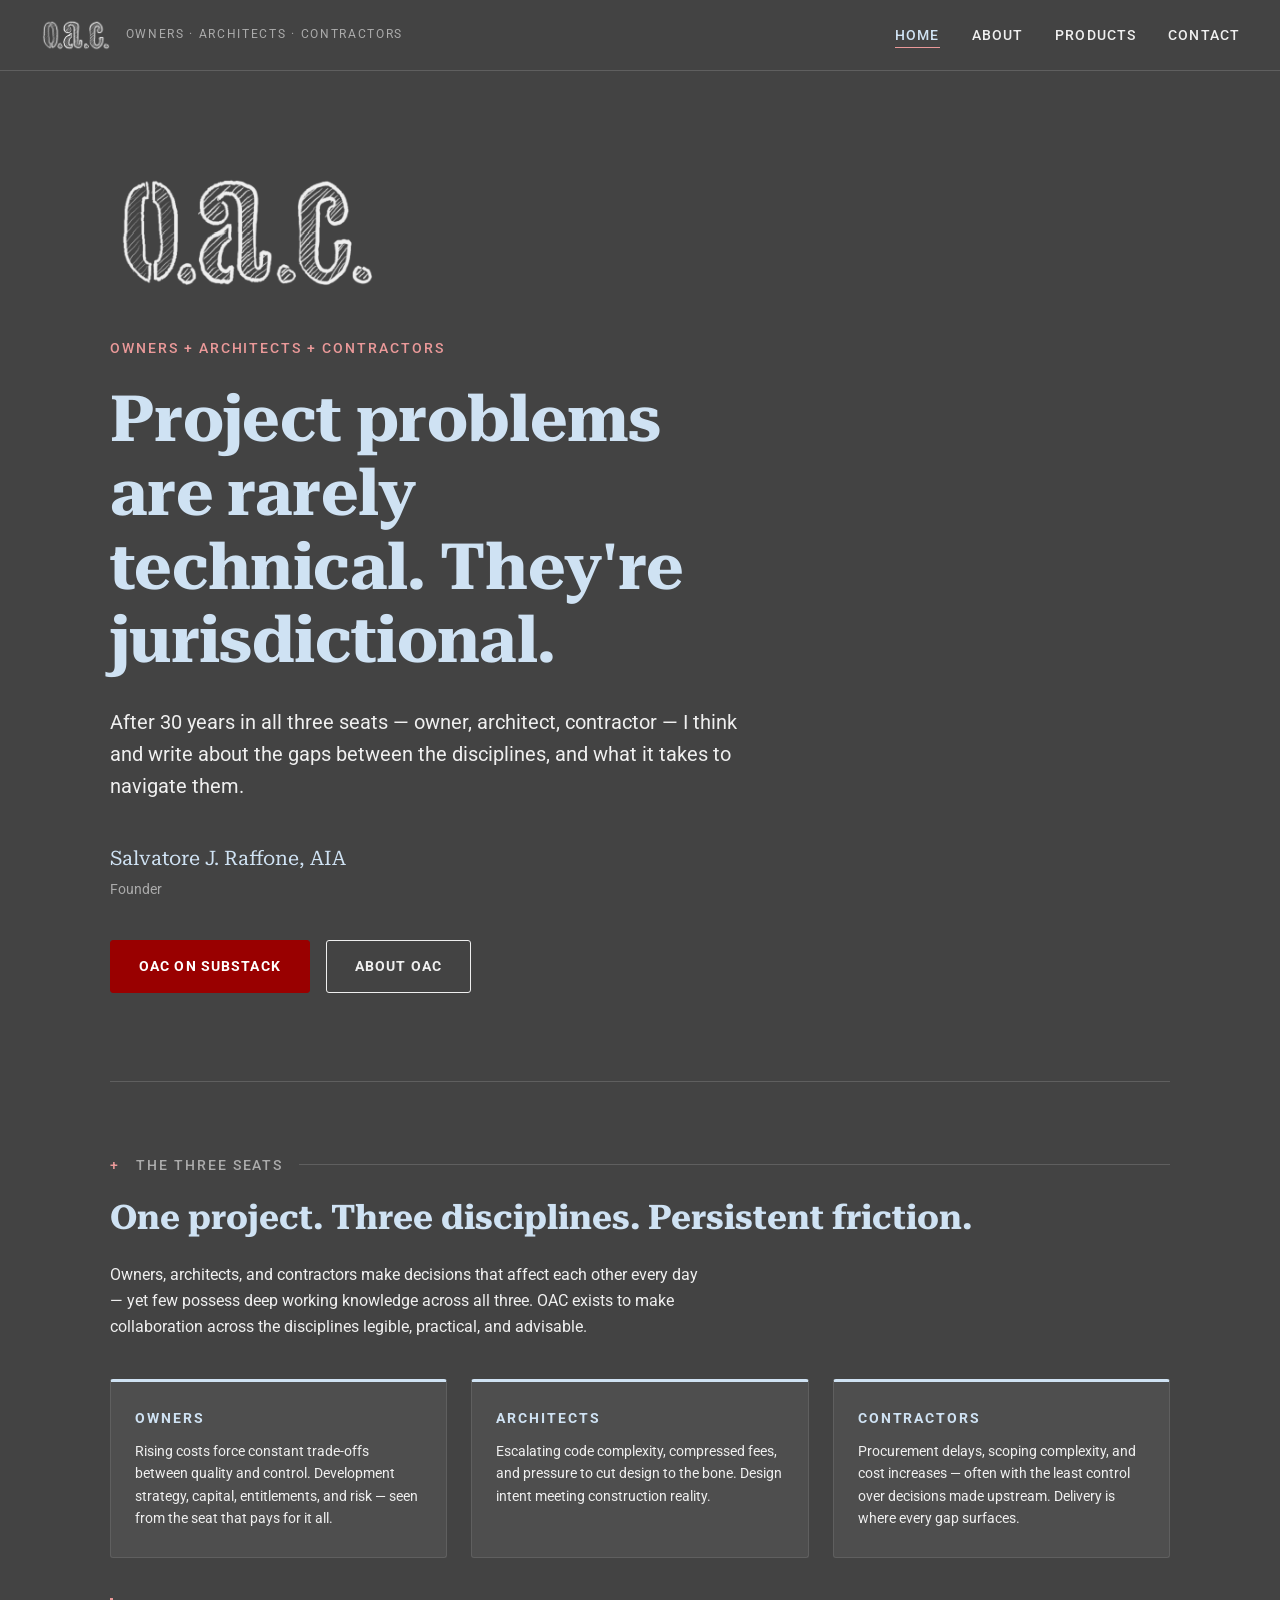
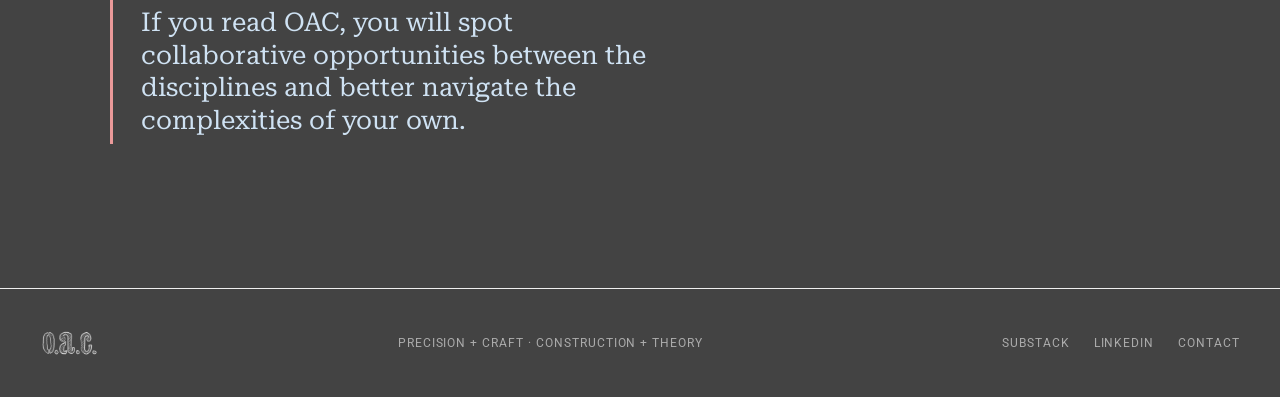
<file: index.html>
<!DOCTYPE html>
<html lang="en" data-theme="dark">
<head>
<meta charset="UTF-8">
<meta name="viewport" content="width=device-width, initial-scale=1.0">
<title>OAC — Owner · Architect · Contractor</title>
<link rel="icon" type="image/png" sizes="32x32" href="assets/icons/favicon-32.png">
<link rel="icon" type="image/png" sizes="16x16" href="assets/icons/favicon-16.png">
<link rel="apple-touch-icon" sizes="180x180" href="assets/icons/apple-touch-icon-180.png">
<link rel="manifest" href="site.webmanifest">
<meta name="theme-color" content="#434343">
<meta name="apple-mobile-web-app-capable" content="yes">
<meta name="apple-mobile-web-app-status-bar-style" content="black-translucent">
<meta name="apple-mobile-web-app-title" content="OAC">
<link rel="stylesheet" href="_ds/oac-design-system-d73471cf-1b62-492b-b263-cdf542d53467/styles.css">
<link rel="stylesheet" href="site.css">
</head>
<body>

<header class="site-nav">
  <a class="brand" href="index.html">
    <img src="assets/oac-logomark-white-transparent.png" alt="OAC">
    <span>Owners · Architects · Contractors</span>
  </a>
  <nav>
    <ul>
      <li><a href="index.html" aria-current="page">Home</a></li>
      <li><a href="about.html">About</a></li>
      <li><a href="products.html">Products</a></li>
      <li><a href="contact.html">Contact</a></li>
    </ul>
  </nav>
</header>

<main class="page">

  <section class="hero" data-screen-label="Home hero">
    <img class="mark" src="assets/oac-logomark-white-transparent.png" alt="OAC logomark">
    <p class="disciplines">Owners + Architects + Contractors</p>
    <h1>Project problems are rarely technical. They're jurisdictional.</h1>
    <p class="lede">After 30 years in all three seats — owner, architect, contractor — I think and write about the gaps between the disciplines, and what it takes to navigate them.</p>
    <p class="byline">Salvatore J. Raffone, AIA<small>Founder</small></p>
    <div class="btn-row">
      <a class="btn btn-primary" href="https://salvatoreraffone.substack.com/" target="_blank" rel="noopener">OAC on Substack</a>
      <a class="btn btn-secondary" href="about.html">About OAC</a>
    </div>
  </section>

  <section class="section" data-screen-label="Three seats">
    <p class="eyebrow"><span class="tick">+</span>The Three Seats</p>
    <h2>One project. Three disciplines. Persistent friction.</h2>
    <p class="body-copy">Owners, architects, and contractors make decisions that affect each other every day — yet few possess deep working knowledge across all three. OAC exists to make collaboration across the disciplines legible, practical, and advisable.</p>
    <div class="seat-grid">
      <article class="seat">
        <h3>Owners</h3>
        <p>Rising costs force constant trade-offs between quality and control. Development strategy, capital, entitlements, and risk — seen from the seat that pays for it all.</p>
      </article>
      <article class="seat">
        <h3>Architects</h3>
        <p>Escalating code complexity, compressed fees, and pressure to cut design to the bone. Design intent meeting construction reality.</p>
      </article>
      <article class="seat">
        <h3>Contractors</h3>
        <p>Procurement delays, scoping complexity, and cost increases — often with the least control over decisions made upstream. Delivery is where every gap surfaces.</p>
      </article>
    </div>
    <blockquote class="promise">
      <p>If you read OAC, you will spot collaborative opportunities between the disciplines and better navigate the complexities of your own.</p>
    </blockquote>
  </section>

</main>

<footer class="site-footer">
  <img src="assets/oac-logomark-white-transparent.png" alt="OAC">
  <p>Precision + Craft · Construction + Theory</p>
  <nav>
    <a href="https://salvatoreraffone.substack.com/" target="_blank" rel="noopener">Substack</a>
    <a href="https://www.linkedin.com/in/salvatore-j-raffone-aia-b1a85b1/" target="_blank" rel="noopener">LinkedIn</a>
    <a href="contact.html">Contact</a>
  </nav>
</footer>

</body>
</html>
</file>
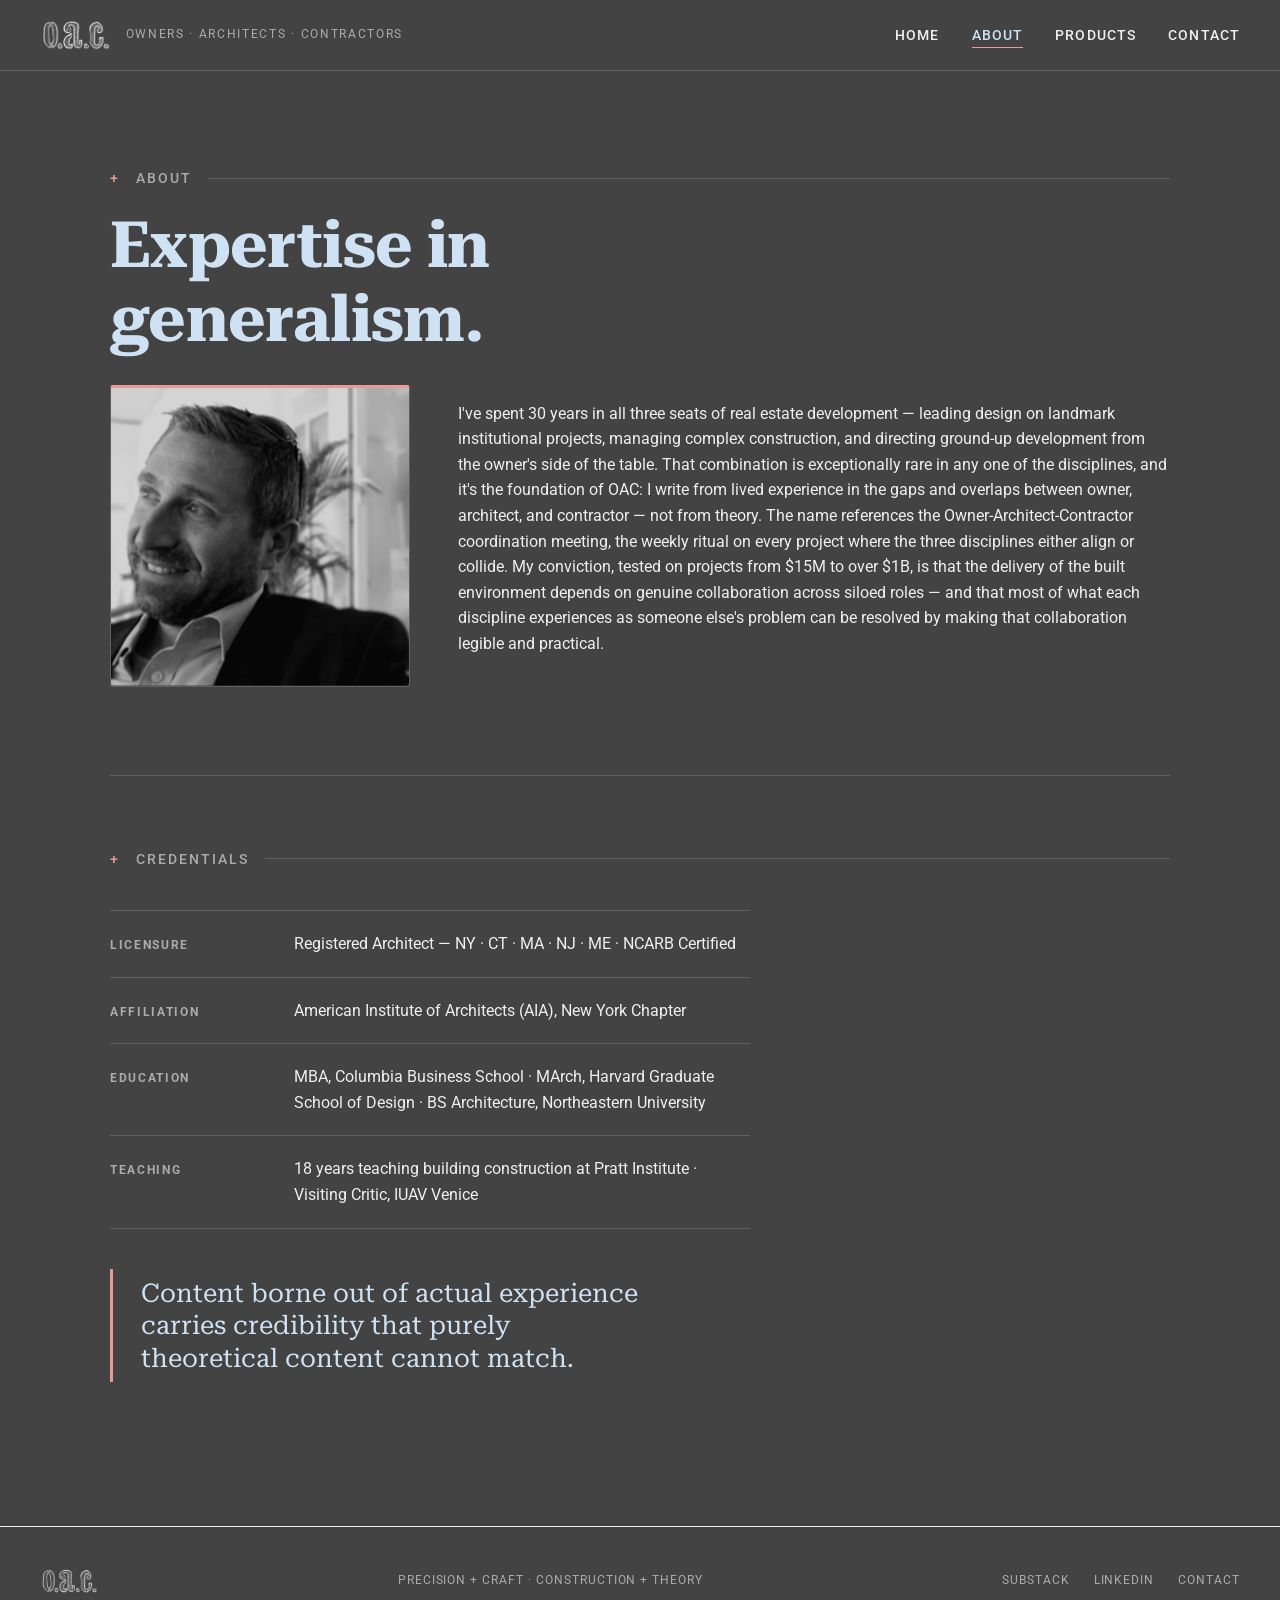
<file: about.html>
<!DOCTYPE html>
<html lang="en" data-theme="dark">
<head>
<meta charset="UTF-8">
<meta name="viewport" content="width=device-width, initial-scale=1.0">
<title>About — OAC</title>
<link rel="icon" type="image/png" sizes="32x32" href="assets/icons/favicon-32.png">
<link rel="icon" type="image/png" sizes="16x16" href="assets/icons/favicon-16.png">
<link rel="apple-touch-icon" sizes="180x180" href="assets/icons/apple-touch-icon-180.png">
<link rel="manifest" href="site.webmanifest">
<meta name="theme-color" content="#434343">
<meta name="apple-mobile-web-app-capable" content="yes">
<meta name="apple-mobile-web-app-status-bar-style" content="black-translucent">
<meta name="apple-mobile-web-app-title" content="OAC">
<link rel="stylesheet" href="_ds/oac-design-system-d73471cf-1b62-492b-b263-cdf542d53467/styles.css">
<link rel="stylesheet" href="site.css">
</head>
<body>

<header class="site-nav">
  <a class="brand" href="index.html">
    <img src="assets/oac-logomark-white-transparent.png" alt="OAC">
    <span>Owners · Architects · Contractors</span>
  </a>
  <nav>
    <ul>
      <li><a href="index.html">Home</a></li>
      <li><a href="about.html" aria-current="page">About</a></li>
      <li><a href="products.html">Products</a></li>
      <li><a href="contact.html">Contact</a></li>
    </ul>
  </nav>
</header>

<main class="page">

  <section class="hero" data-screen-label="About">
    <p class="eyebrow"><span class="tick">+</span>About</p>
    <h1>Expertise in generalism.</h1>
    <div class="about-grid">
      <figure class="portrait"><img src="assets/sjr-portrait.png" alt="Salvatore J. Raffone, AIA"></figure>
      <div class="body-copy">
      <p>I've spent 30 years in all three seats of real estate development — leading design on landmark institutional projects, managing complex construction, and directing ground-up development from the owner's side of the table. That combination is exceptionally rare in any one of the disciplines, and it's the foundation of OAC: I write from lived experience in the gaps and overlaps between owner, architect, and contractor — not from theory. The name references the Owner-Architect-Contractor coordination meeting, the weekly ritual on every project where the three disciplines either align or collide. My conviction, tested on projects from $15M to over $1B, is that the delivery of the built environment depends on genuine collaboration across siloed roles — and that most of what each discipline experiences as someone else's problem can be resolved by making that collaboration legible and practical.</p>
      </div>
    </div>
  </section>

  <section class="section" data-screen-label="Credentials">
    <p class="eyebrow"><span class="tick">+</span>Credentials</p>
    <div class="contact-list">
      <div class="row">
        <span class="label">Licensure</span>
        <span class="value">Registered Architect — NY · CT · MA · NJ · ME · NCARB Certified</span>
      </div>
      <div class="row">
        <span class="label">Affiliation</span>
        <span class="value">American Institute of Architects (AIA), New York Chapter</span>
      </div>
      <div class="row">
        <span class="label">Education</span>
        <span class="value">MBA, Columbia Business School · MArch, Harvard Graduate School of Design · BS Architecture, Northeastern University</span>
      </div>
      <div class="row">
        <span class="label">Teaching</span>
        <span class="value">18 years teaching building construction at Pratt Institute · Visiting Critic, IUAV Venice</span>
      </div>
    </div>
    <blockquote class="promise">
      <p>Content borne out of actual experience carries credibility that purely theoretical content cannot match.</p>
    </blockquote>
  </section>

</main>

<footer class="site-footer">
  <img src="assets/oac-logomark-white-transparent.png" alt="OAC">
  <p>Precision + Craft · Construction + Theory</p>
  <nav>
    <a href="https://salvatoreraffone.substack.com/" target="_blank" rel="noopener">Substack</a>
    <a href="https://www.linkedin.com/in/salvatore-j-raffone-aia-b1a85b1/" target="_blank" rel="noopener">LinkedIn</a>
    <a href="contact.html">Contact</a>
  </nav>
</footer>

</body>
</html>
</file>
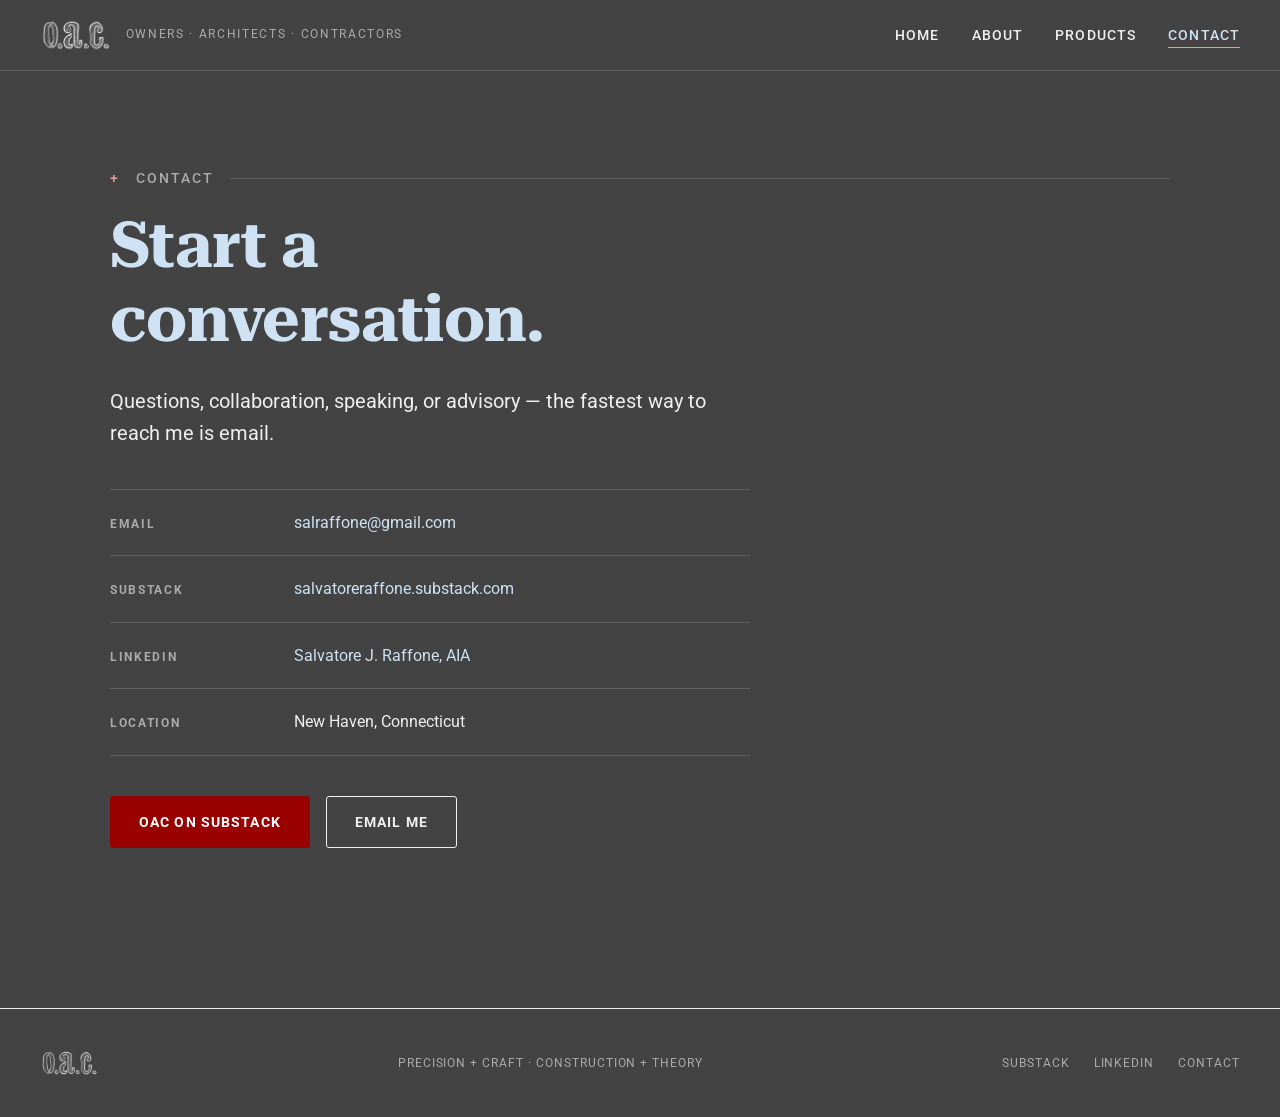
<file: contact.html>
<!DOCTYPE html>
<html lang="en" data-theme="dark">
<head>
<meta charset="UTF-8">
<meta name="viewport" content="width=device-width, initial-scale=1.0">
<title>Contact — OAC</title>
<link rel="icon" type="image/png" sizes="32x32" href="assets/icons/favicon-32.png">
<link rel="icon" type="image/png" sizes="16x16" href="assets/icons/favicon-16.png">
<link rel="apple-touch-icon" sizes="180x180" href="assets/icons/apple-touch-icon-180.png">
<link rel="manifest" href="site.webmanifest">
<meta name="theme-color" content="#434343">
<meta name="apple-mobile-web-app-capable" content="yes">
<meta name="apple-mobile-web-app-status-bar-style" content="black-translucent">
<meta name="apple-mobile-web-app-title" content="OAC">
<link rel="stylesheet" href="_ds/oac-design-system-d73471cf-1b62-492b-b263-cdf542d53467/styles.css">
<link rel="stylesheet" href="site.css">
</head>
<body>

<header class="site-nav">
  <a class="brand" href="index.html">
    <img src="assets/oac-logomark-white-transparent.png" alt="OAC">
    <span>Owners · Architects · Contractors</span>
  </a>
  <nav>
    <ul>
      <li><a href="index.html">Home</a></li>
      <li><a href="about.html">About</a></li>
      <li><a href="products.html">Products</a></li>
      <li><a href="contact.html" aria-current="page">Contact</a></li>
    </ul>
  </nav>
</header>

<main class="page">

  <section class="hero" data-screen-label="Contact">
    <p class="eyebrow"><span class="tick">+</span>Contact</p>
    <h1>Start a conversation.</h1>
    <p class="lede">Questions, collaboration, speaking, or advisory — the fastest way to reach me is email.</p>
    <div class="contact-list">
      <div class="row">
        <span class="label">Email</span>
        <span class="value"><a href="mailto:salraffone@gmail.com">salraffone@gmail.com</a></span>
      </div>
      <div class="row">
        <span class="label">Substack</span>
        <span class="value"><a href="https://salvatoreraffone.substack.com/" target="_blank" rel="noopener">salvatoreraffone.substack.com</a></span>
      </div>
      <div class="row">
        <span class="label">LinkedIn</span>
        <span class="value"><a href="https://www.linkedin.com/in/salvatore-j-raffone-aia-b1a85b1/" target="_blank" rel="noopener">Salvatore J. Raffone, AIA</a></span>
      </div>
      <div class="row">
        <span class="label">Location</span>
        <span class="value">New Haven, Connecticut</span>
      </div>
    </div>
    <div class="btn-row" style="margin-top: 40px;">
      <a class="btn btn-primary" href="https://salvatoreraffone.substack.com/" target="_blank" rel="noopener">OAC on Substack</a>
      <a class="btn btn-secondary" href="mailto:salraffone@gmail.com">Email Me</a>
    </div>
  </section>

</main>

<footer class="site-footer">
  <img src="assets/oac-logomark-white-transparent.png" alt="OAC">
  <p>Precision + Craft · Construction + Theory</p>
  <nav>
    <a href="https://salvatoreraffone.substack.com/" target="_blank" rel="noopener">Substack</a>
    <a href="https://www.linkedin.com/in/salvatore-j-raffone-aia-b1a85b1/" target="_blank" rel="noopener">LinkedIn</a>
    <a href="contact.html">Contact</a>
  </nav>
</footer>

</body>
</html>
</file>
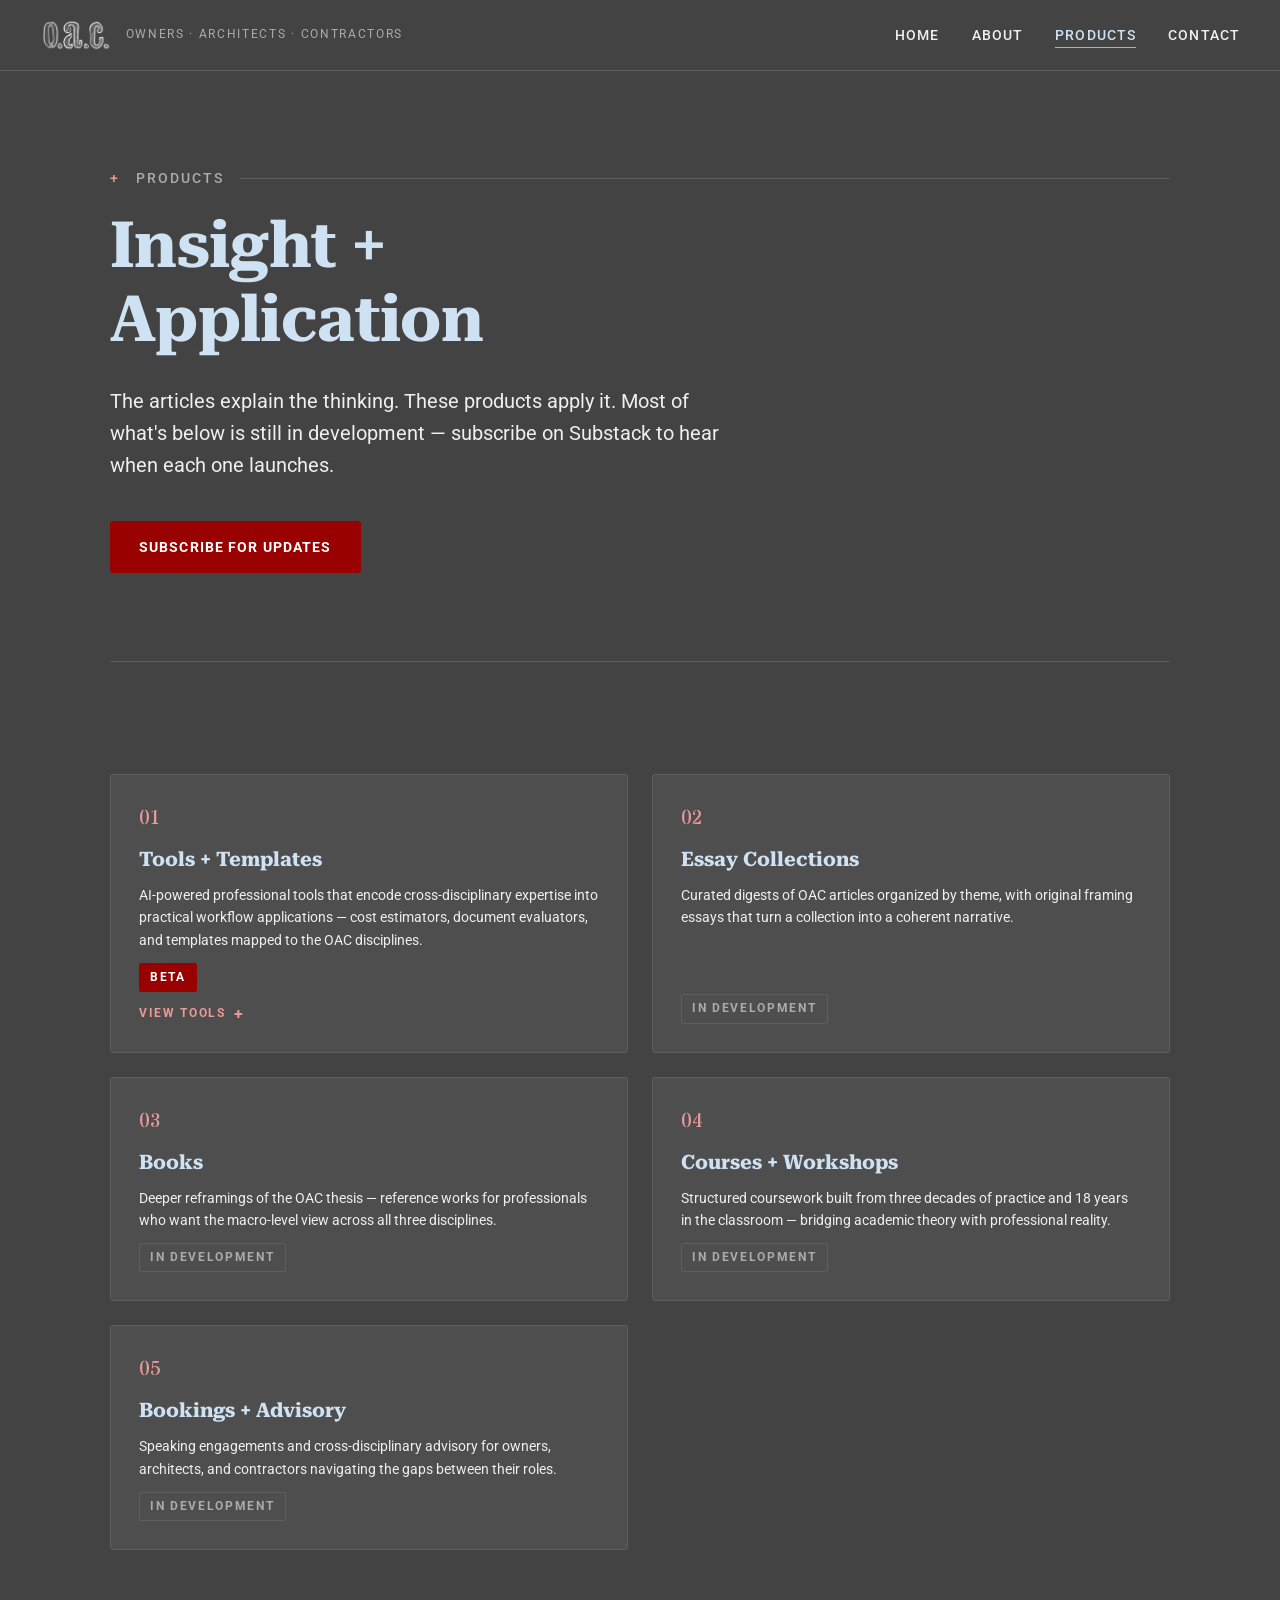
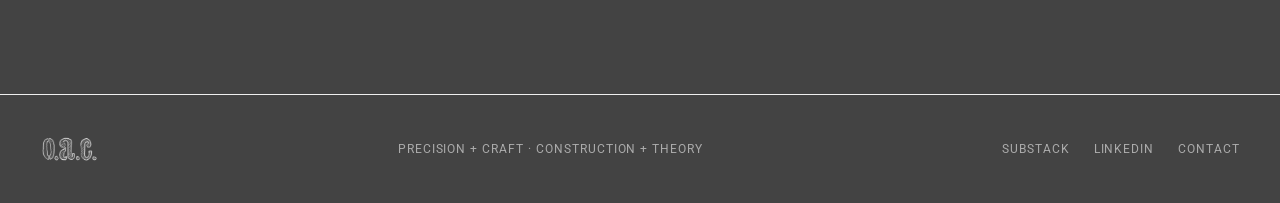
<file: products.html>
<!DOCTYPE html>
<html lang="en" data-theme="dark">
<head>
<meta charset="UTF-8">
<meta name="viewport" content="width=device-width, initial-scale=1.0">
<title>Products — OAC</title>
<link rel="icon" type="image/png" sizes="32x32" href="assets/icons/favicon-32.png">
<link rel="icon" type="image/png" sizes="16x16" href="assets/icons/favicon-16.png">
<link rel="apple-touch-icon" sizes="180x180" href="assets/icons/apple-touch-icon-180.png">
<link rel="manifest" href="site.webmanifest">
<meta name="theme-color" content="#434343">
<meta name="apple-mobile-web-app-capable" content="yes">
<meta name="apple-mobile-web-app-status-bar-style" content="black-translucent">
<meta name="apple-mobile-web-app-title" content="OAC">
<link rel="stylesheet" href="_ds/oac-design-system-d73471cf-1b62-492b-b263-cdf542d53467/styles.css">
<link rel="stylesheet" href="site.css">
</head>
<body>

<header class="site-nav">
  <a class="brand" href="index.html">
    <img src="assets/oac-logomark-white-transparent.png" alt="OAC">
    <span>Owners · Architects · Contractors</span>
  </a>
  <nav>
    <ul>
      <li><a href="index.html">Home</a></li>
      <li><a href="about.html">About</a></li>
      <li><a href="products.html" aria-current="page">Products</a></li>
      <li><a href="contact.html">Contact</a></li>
    </ul>
  </nav>
</header>

<main class="page">

  <section class="hero" data-screen-label="Products">
    <p class="eyebrow"><span class="tick">+</span>Products</p>
    <h1>Insight + Application</h1>
    <p class="lede">The articles explain the thinking. These products apply it. Most of what's below is still in development — subscribe on Substack to hear when each one launches.</p>
    <div class="btn-row">
      <a class="btn btn-primary" href="https://salvatoreraffone.substack.com/" target="_blank" rel="noopener">Subscribe for Updates</a>
    </div>
  </section>

  <section class="section" data-screen-label="Product catalog">
    <div class="product-grid">
      <details class="product product-expandable">
        <summary>
          <span class="num">01</span>
          <h3>Tools + Templates</h3>
          <p>AI-powered professional tools that encode cross-disciplinary expertise into practical workflow applications — cost estimators, document evaluators, and templates mapped to the OAC disciplines.</p>
          <span class="badge badge-live">Beta</span>
          <span class="expand-hint">View tools <span class="chev">+</span></span>
        </summary>
        <div class="product-links">
          <!-- TOOL LINKS — copy a block below to add another tool. Replace the href with the tool's real URL. -->
          <a class="tool-link" href="https://tradewire-one.vercel.app/" target="_blank" rel="noopener">
            <span class="tool-name">TradeWire Database</span>
            <span class="tool-desc">Searchable trade + vendor database for project teams.</span>
          </a>
          <a class="tool-link" href="https://www.dropbox.com/scl/fi/cux7v2lol58y7maoa8ykz/OAC-Problem-Solving-Protocol.pdf?rlkey=zcrmkvhumz7x511bfctivmz1k&amp;st=dhc28lhf&amp;raw=1" target="_blank" rel="noopener">
            <span class="tool-name">OAC Problem-Solving Protocol</span>
            <span class="tool-desc">A working method for diagnosing project problems across the three disciplines. PDF.</span>
          </a>
          <a class="tool-link" href="https://www.dropbox.com/scl/fi/krmltv6f7r6bp2cg2zhl6/OAC-Report_Mass-Timber-Northeast.pdf?rlkey=jpvcjtp79c3e36cr9qofmwuo4&amp;st=iu0fqihz&amp;raw=1" target="_blank" rel="noopener">
            <span class="tool-name">OAC Report: Mass Timber in the Northeast US</span>
            <span class="tool-desc">Market and delivery conditions for mass timber construction in the Northeast. PDF.</span>
          </a>
        </div>
      </details>
      <article class="product">
        <span class="num">02</span>
        <h3>Essay Collections</h3>
        <p>Curated digests of OAC articles organized by theme, with original framing essays that turn a collection into a coherent narrative.</p>
        <span class="badge">In Development</span>
      </article>
      <article class="product">
        <span class="num">03</span>
        <h3>Books</h3>
        <p>Deeper reframings of the OAC thesis — reference works for professionals who want the macro-level view across all three disciplines.</p>
        <span class="badge">In Development</span>
      </article>
      <article class="product">
        <span class="num">04</span>
        <h3>Courses + Workshops</h3>
        <p>Structured coursework built from three decades of practice and 18 years in the classroom — bridging academic theory with professional reality.</p>
        <span class="badge">In Development</span>
      </article>
      <article class="product">
        <span class="num">05</span>
        <h3>Bookings + Advisory</h3>
        <p>Speaking engagements and cross-disciplinary advisory for owners, architects, and contractors navigating the gaps between their roles.</p>
        <span class="badge">In Development</span>
      </article>
    </div>
  </section>

</main>

<footer class="site-footer">
  <img src="assets/oac-logomark-white-transparent.png" alt="OAC">
  <p>Precision + Craft · Construction + Theory</p>
  <nav>
    <a href="https://salvatoreraffone.substack.com/" target="_blank" rel="noopener">Substack</a>
    <a href="https://www.linkedin.com/in/salvatore-j-raffone-aia-b1a85b1/" target="_blank" rel="noopener">LinkedIn</a>
    <a href="contact.html">Contact</a>
  </nav>
</footer>

</body>
</html>
</file>
<file: _ds/oac-design-system-d73471cf-1b62-492b-b263-cdf542d53467/styles.css>
@import "tokens/fonts.css";
@import "tokens/colors.css";
@import "tokens/typography.css";
@import "tokens/spacing.css";
@import "tokens/base.css";
</file>
<file: site.css>
/* OAC site styles — composes with the OAC design-system tokens */

html { scroll-behavior: smooth; }

body {
  -webkit-font-smoothing: antialiased;
}

/* ---------- Nav ---------- */
.site-nav {
  position: sticky;
  top: 0;
  z-index: 10;
  display: flex;
  align-items: center;
  justify-content: space-between;
  gap: 24px;
  padding: 18px 40px;
  background: var(--surface-page);
  border-bottom: 1px solid var(--border-default);
}
.site-nav .brand {
  display: flex;
  align-items: center;
  gap: 14px;
  text-decoration: none;
}
.site-nav .brand img { height: 34px; display: block; }
.site-nav .brand span {
  font-family: var(--font-body);
  font-size: var(--text-xs);
  letter-spacing: var(--tracking-wide);
  color: var(--text-muted);
  text-transform: uppercase;
}
.site-nav ul {
  display: flex;
  gap: 32px;
  list-style: none;
  margin: 0;
  padding: 0;
}
.site-nav ul a {
  font-family: var(--font-body);
  font-size: var(--text-sm);
  font-weight: var(--weight-medium);
  letter-spacing: var(--tracking-caps);
  text-transform: uppercase;
  text-decoration: none;
  color: var(--text-body);
  padding-bottom: 4px;
  border-bottom: 1.5px solid transparent;
  transition: color 150ms ease, border-color 150ms ease;
}
.site-nav ul a:hover { color: var(--link-hover); }
.site-nav ul a[aria-current="page"] {
  color: var(--text-heading);
  border-bottom-color: var(--accent-danger);
}

/* ---------- Layout ---------- */
.page {
  max-width: 1060px;
  margin: 0 auto;
  padding: 0 40px;
}

.eyebrow {
  font-family: var(--font-body);
  font-size: var(--text-sm);
  font-weight: var(--weight-medium);
  letter-spacing: var(--tracking-wide);
  text-transform: uppercase;
  color: var(--text-muted);
  display: flex;
  align-items: center;
  gap: 16px;
  margin: 0 0 20px;
}
.eyebrow::after {
  content: "";
  flex: 1;
  height: 1px;
  background: var(--border-default);
}
.eyebrow .tick { color: var(--accent-danger); }

/* ---------- Hero ---------- */
.hero {
  padding: 96px 0 88px;
}
.hero .mark { height: 130px; display: block; margin-bottom: 40px; }
.hero .disciplines {
  font-family: var(--font-body);
  font-size: var(--text-sm);
  font-weight: var(--weight-medium);
  letter-spacing: var(--tracking-wide);
  text-transform: uppercase;
  color: var(--oac-rose);
  margin: 0 0 24px;
}
.hero h1 {
  font-size: clamp(40px, 5.4vw, 64px);
  font-weight: var(--weight-bold);
  line-height: var(--leading-tight);
  letter-spacing: -0.01em;
  max-width: 17ch;
  margin: 0 0 28px;
  text-wrap: pretty;
}
.hero .lede {
  font-size: var(--text-lg);
  line-height: var(--leading-body);
  max-width: 58ch;
  margin: 0 0 40px;
  color: var(--text-body);
  text-wrap: pretty;
}
.hero .byline {
  font-family: var(--font-display);
  font-size: var(--text-lg);
  color: var(--text-heading);
  margin: 0 0 40px;
}
.hero .byline small {
  display: block;
  font-family: var(--font-body);
  font-size: var(--text-sm);
  color: var(--text-muted);
  margin-top: 4px;
}

/* ---------- Buttons ---------- */
.btn-row { display: flex; gap: 16px; flex-wrap: wrap; }
.btn {
  display: inline-block;
  font-family: var(--font-body);
  font-size: var(--text-sm);
  font-weight: var(--weight-semibold);
  letter-spacing: var(--tracking-caps);
  text-transform: uppercase;
  text-decoration: none;
  padding: 14px 28px;
  border-radius: 3px;
  white-space: nowrap;
  transition: background 150ms ease, color 150ms ease, border-color 150ms ease;
}
.btn-primary {
  background: var(--oac-red);
  color: var(--oac-white);
  border: 1.5px solid var(--oac-red);
}
.btn-primary:hover { background: #7a0000; border-color: #7a0000; color: var(--oac-white); }
.btn-secondary {
  background: transparent;
  color: var(--text-body);
  border: 1.5px solid var(--border-strong);
}
.btn-secondary:hover { color: var(--text-heading); border-color: var(--accent-primary); }

/* ---------- Sections ---------- */
.section { padding: 72px 0; border-top: 1px solid var(--border-default); }
.section h2 {
  font-size: var(--text-2xl);
  font-weight: var(--weight-bold);
  margin: 0 0 24px;
  text-wrap: pretty;
}
.section .body-copy {
  max-width: 66ch;
  font-size: var(--text-md);
  line-height: var(--leading-body);
}
.section .body-copy p { margin: 0 0 20px; }

/* Three-seat grid */
.seat-grid {
  display: grid;
  grid-template-columns: repeat(3, 1fr);
  gap: 24px;
  margin-top: 40px;
}
.seat {
  border: 1px solid var(--border-default);
  border-top: 3px solid var(--accent-primary);
  border-radius: 3px;
  background: var(--surface-card);
  padding: 28px 24px;
}
.seat h3 {
  font-family: var(--font-body);
  font-size: var(--text-sm);
  font-weight: var(--weight-bold);
  letter-spacing: var(--tracking-wide);
  text-transform: uppercase;
  color: var(--text-heading);
  margin: 0 0 12px;
}
.seat p { margin: 0; font-size: var(--text-sm); line-height: var(--leading-body); color: var(--text-body); }

/* Pull quote */
.promise {
  border-left: 3px solid var(--accent-danger);
  padding: 8px 0 8px 28px;
  margin: 40px 0 0;
}
.promise p {
  font-family: var(--font-display);
  font-size: var(--text-xl);
  line-height: var(--leading-heading);
  color: var(--text-heading);
  margin: 0;
  max-width: 34ch;
  text-wrap: pretty;
}

/* ---------- Product cards ---------- */
.product-grid {
  display: grid;
  grid-template-columns: repeat(2, 1fr);
  gap: 24px;
  margin-top: 40px;
}
.product {
  border: 1px solid var(--border-default);
  border-radius: 3px;
  background: var(--surface-card);
  padding: 28px;
  display: flex;
  flex-direction: column;
  gap: 12px;
}
.product .num {
  font-family: var(--font-stencil);
  font-size: var(--text-lg);
  color: var(--oac-rose);
}
.product h3 {
  font-size: var(--text-lg);
  font-weight: var(--weight-bold);
  margin: 0;
}
.product p { margin: 0; font-size: var(--text-sm); line-height: var(--leading-body); flex: 1; }
.badge {
  align-self: flex-start;
  font-family: var(--font-body);
  font-size: var(--text-xs);
  font-weight: var(--weight-semibold);
  letter-spacing: var(--tracking-wide);
  text-transform: uppercase;
  color: var(--text-muted);
  border: 1px solid var(--border-default);
  border-radius: 2px;
  padding: 4px 10px;
}

.badge-live {
  color: var(--oac-white);
  background: var(--oac-red);
  border-color: var(--oac-red);
}

/* ---------- Expandable product card ---------- */
.product-expandable { cursor: pointer; transition: border-color 150ms ease; display: block; }
.product-expandable:not([open]) .product-links { display: none; }
.product-expandable:hover { border-color: var(--border-strong); }
.product-expandable > summary {
  list-style: none;
  display: flex;
  flex-direction: column;
  gap: 12px;
}
.product-expandable > summary::-webkit-details-marker { display: none; }
.product-expandable > summary::marker { content: ""; }
.expand-hint {
  display: flex;
  align-items: center;
  gap: 8px;
  font-family: var(--font-body);
  font-size: var(--text-xs);
  font-weight: var(--weight-semibold);
  letter-spacing: var(--tracking-wide);
  text-transform: uppercase;
  color: var(--oac-rose);
}
.expand-hint .chev {
  font-family: var(--font-body);
  font-size: var(--text-md);
  line-height: 1;
  transition: transform 150ms ease;
}
.product-expandable[open] .expand-hint .chev { transform: rotate(45deg); }
.product-links {
  display: grid;
  gap: 10px;
  margin-top: 20px;
  padding-top: 20px;
  border-top: 1px solid var(--border-default);
}
.tool-link {
  display: grid;
  gap: 4px;
  padding: 14px 16px;
  border: 1px solid var(--border-default);
  border-left: 3px solid var(--accent-danger);
  border-radius: 3px;
  text-decoration: none;
  transition: border-color 150ms ease, background 150ms ease;
}
.tool-link:hover { background: rgba(255,255,255,0.04); border-color: var(--border-strong); border-left-color: var(--accent-danger); }
.tool-name {
  font-family: var(--font-body);
  font-size: var(--text-sm);
  font-weight: var(--weight-bold);
  letter-spacing: var(--tracking-caps);
  text-transform: uppercase;
  color: var(--text-heading);
}
.tool-desc { font-size: var(--text-sm); color: var(--text-body); }

/* ---------- Contact ---------- */
.contact-list {
  display: grid;
  gap: 0;
  margin-top: 40px;
  border-top: 1px solid var(--border-default);
  max-width: 640px;
}
.contact-list .row {
  display: grid;
  grid-template-columns: 160px 1fr;
  gap: 24px;
  padding: 20px 0;
  border-bottom: 1px solid var(--border-default);
  align-items: baseline;
}
.contact-list .label {
  font-family: var(--font-body);
  font-size: var(--text-xs);
  font-weight: var(--weight-semibold);
  letter-spacing: var(--tracking-wide);
  text-transform: uppercase;
  color: var(--text-muted);
}
.contact-list .value { font-size: var(--text-md); }
.contact-list .value a { text-decoration: none; }
.contact-list .value a:hover { text-decoration: underline; }

/* ---------- Footer ---------- */
.site-footer {
  border-top: 1.5px solid var(--border-strong);
  margin-top: 72px;
  padding: 40px;
  display: flex;
  align-items: center;
  justify-content: space-between;
  gap: 24px;
  flex-wrap: wrap;
}
.site-footer img { height: 28px; opacity: 0.85; }
.site-footer p {
  margin: 0;
  font-size: var(--text-xs);
  letter-spacing: var(--tracking-caps);
  text-transform: uppercase;
  color: var(--text-muted);
}
.site-footer nav { display: flex; gap: 24px; }
.site-footer nav a {
  font-size: var(--text-xs);
  letter-spacing: var(--tracking-caps);
  text-transform: uppercase;
  text-decoration: none;
  color: var(--text-muted);
}
.site-footer nav a:hover { color: var(--link-hover); }

/* ---------- About portrait ---------- */
.about-grid {
  display: grid;
  grid-template-columns: 300px 1fr;
  gap: 48px;
  align-items: start;
}
.portrait {
  margin: 0;
  border: 1px solid var(--border-default);
  border-top: 3px solid var(--accent-danger);
  border-radius: 3px;
  overflow: hidden;
  background: var(--surface-card);
}
.portrait img {
  display: block;
  width: 100%;
  height: auto;
  filter: grayscale(1) contrast(1.05);
  opacity: 0.92;
}

/* ---------- Responsive ---------- */
@media (max-width: 860px) {
  .site-nav { padding: 16px 20px; }
  .site-nav ul { gap: 18px; }
  .page { padding: 0 20px; }
  .hero { padding: 64px 0 56px; }
  .seat-grid, .product-grid { grid-template-columns: 1fr; }
  .contact-list .row { grid-template-columns: 1fr; gap: 4px; }
  .about-grid { grid-template-columns: 1fr; gap: 32px; }
  .portrait { max-width: 280px; }
}
</file>
